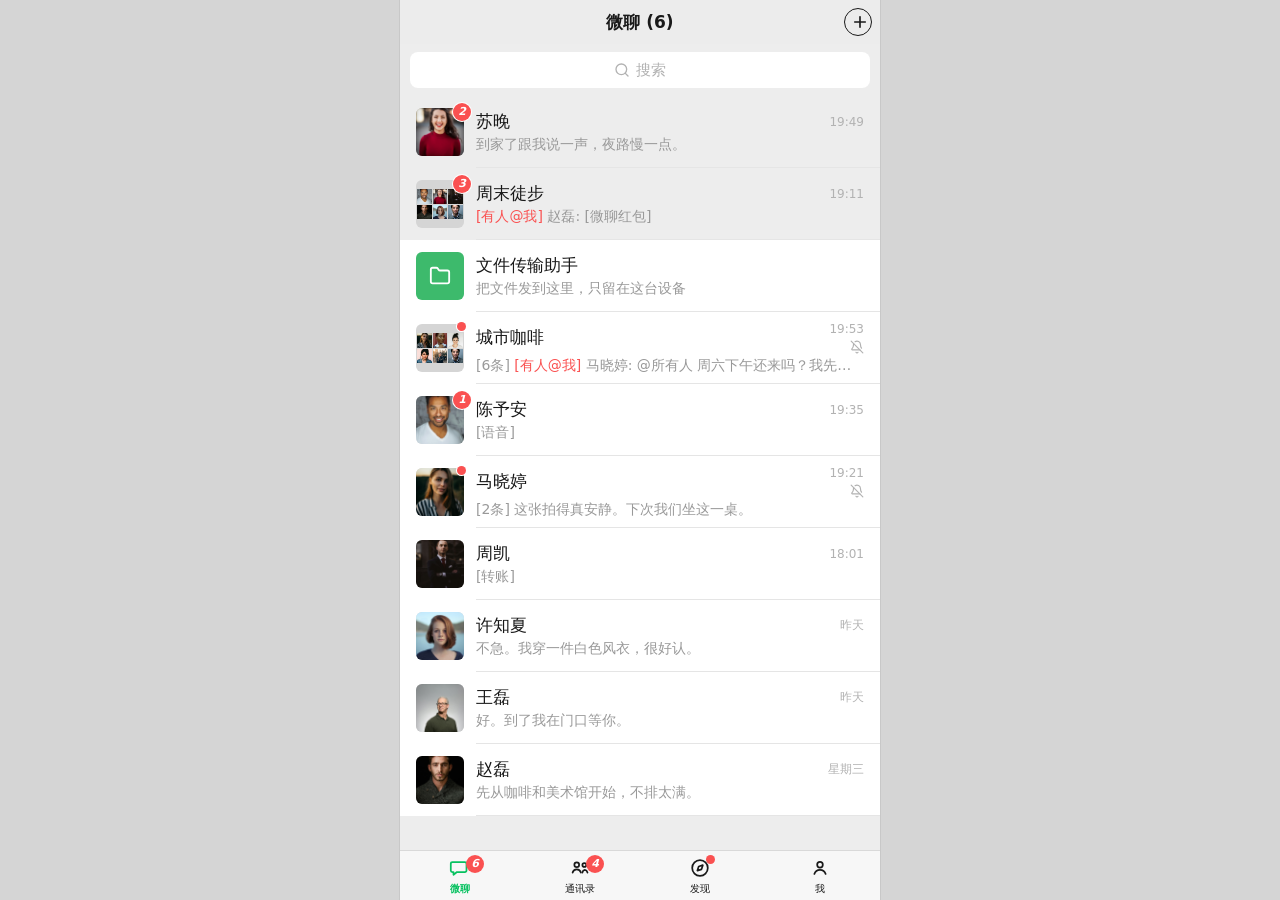
<file: index.html>
<!doctype html>
<html lang="zh-CN">
  <head>
    <meta charset="UTF-8" />
    <link rel="icon" type="image/svg+xml" href="./favicon.svg" />
    <meta
      name="viewport"
      content="width=device-width, initial-scale=1, viewport-fit=cover"
    />
    <meta name="theme-color" content="#ededed" />
    <meta name="apple-mobile-web-app-capable" content="yes" />
    <meta name="mobile-web-app-capable" content="yes" />
    <meta name="apple-mobile-web-app-status-bar-style" content="default" />
    <meta name="format-detection" content="telephone=no" />
    <meta name="description" content="微聊，都市交友的消息、朋友圈和附近的人。" />
    <title>微聊</title>
    <script type="module" crossorigin src="./assets/index-Cu9hVJAr.js"></script>
    <link rel="stylesheet" crossorigin href="./assets/index-CyIkE_rN.css">
  </head>
  <body>
    <div id="root"></div>
  </body>
</html>
</file>
<file: assets/index-CyIkE_rN.css>
:root{--green:#07c160;--green-press:#06ad56;--bubble-me:#95ec69;--bubble-them:#fff;--bg:#ededed;--bg-elev:#fff;--bg-search:#fff;--bg-pinned:#ededed;--nav:#ededed9e;--text:#191919;--text-2:#999;--text-3:#b2b2b2;--link:#576b95;--danger:#fa5151;--line:#e5e5e5;--tab:#f7f7f78c;--tab-active:#07c160;--tab-inactive:#191919;--input-bg:#fff;--panel:#f6f6f6;--press:#e8e8e8;--quote:#0000000d;--moment-bar:#f7f7f7;--desktop:#d5d5d5;--shadow:#0000001f;--lightningcss-light:initial;--lightningcss-dark: ;color-scheme:light;font-family:WenQuanYi Micro Hei,PingFang SC,Noto Sans SC,Microsoft YaHei,Droid Sans Fallback,system-ui,sans-serif}:root[data-theme=dark]{--bubble-me:#3eb575;--bubble-them:#2c2c2c;--bg:#111;--bg-elev:#1c1c1c;--bg-search:#2a2a2a;--bg-pinned:#191919;--nav:#1111119e;--text:#ececec;--text-2:#9a9a9a;--text-3:#7a7a7a;--link:#8ea4c8;--line:#2c2c2c;--tab:#1c1c1c8c;--tab-active:#07c160;--tab-inactive:#d0d0d0;--input-bg:#2a2a2a;--panel:#1a1a1a;--press:#2a2a2a;--quote:#ffffff14;--moment-bar:#242424;--desktop:#000;--lightningcss-light: ;--lightningcss-dark:initial;color-scheme:dark}*{box-sizing:border-box}html,body,#root{height:100%;margin:0}body{background:var(--desktop);color:var(--text);-webkit-tap-highlight-color:transparent;touch-action:manipulation;overflow:hidden}button,input,textarea{color:inherit;font-family:inherit}button{cursor:pointer}img{max-width:100%}.app-frame{left:0;right:0;top:var(--vv-top,0px);height:var(--vv-height,100dvh);justify-content:center;display:flex;position:fixed}.app{background:var(--bg);-webkit-user-select:none;user-select:none;width:min(100%,480px);height:100%;position:relative;overflow:hidden;box-shadow:0 0 0 1px #0000000f}.screen{background:var(--bg);position:absolute;inset:0;overflow:hidden}.screen.enter{animation:.28s cubic-bezier(.2,.7,.2,1) slide-in}.screen.leave{animation:.28s cubic-bezier(.2,.7,.2,1) forwards slide-out}@keyframes slide-in{0%{transform:translate(100%)}to{transform:translate(0)}}@keyframes slide-out{0%{transform:translate(0)}to{transform:translate(100%)}}@media (prefers-reduced-motion:reduce){.screen.enter,.screen.leave{animation-duration:1ms}}.page{--nav-h:calc(var(--nav-height,44px) + var(--status-bar-height,env(safe-area-inset-top,0px)));background:var(--bg);height:100%;min-height:0;padding-top:var(--nav-h);flex-direction:column;display:flex;position:relative}.sr-only{clip:rect(0 0 0 0);width:1px;height:1px;position:absolute;overflow:hidden}.scroll{overscroll-behavior:contain;min-height:0;padding-bottom:env(safe-area-inset-bottom);flex:1;overflow-y:auto}.scroll::-webkit-scrollbar{width:0;height:0}.splash{color:#111;background:#fff;justify-content:center;align-items:center;gap:12px}.splash p{letter-spacing:2px;margin:0;font-size:18px}:root{--nav-height:44px;--status-bar-height:env(safe-area-inset-top,0px)}.navbar{--nav-p:1;--nav-line:1;--nav-title:1;--nav-tint:#ededed;--nav-dark:#1c1c1c;--nav-ink:#191919;height:var(--nav-h);background:color-mix(in srgb, var(--nav-tint) calc(var(--nav-p) * 86%), transparent);-webkit-backdrop-filter:blur(calc(var(--nav-p) * 18px)) saturate(160%);box-shadow:inset 0 calc(var(--nav-line) * -.5px) 0 #0000001f;color:color-mix(in srgb, var(--nav-ink) calc(var(--nav-p) * 100%), #fff);z-index:12;pointer-events:auto;flex-shrink:0;position:relative}.navbar.is-fixed{position:absolute;top:0;left:0;right:0}:root[data-theme=dark] .navbar{--nav-tint:var(--nav-dark);--nav-ink:#ececec}.navbar-row{height:var(--nav-height,44px);margin-top:var(--status-bar-height,0px);align-items:center;display:flex}.navbar-side{flex:none;align-items:center;width:88px;min-width:0;height:100%;display:flex}.navbar-side.right{justify-content:flex-end}.navbar-title{min-width:0;height:var(--nav-height,44px);line-height:var(--nav-height,44px);text-align:center;color:inherit;text-overflow:ellipsis;white-space:nowrap;pointer-events:none;opacity:var(--nav-title);transform:translateY(calc((1 - var(--nav-title)) * 6px));flex:1;margin:0;font-size:17px;font-weight:600;overflow:hidden}.navbar-placeholder{height:var(--nav-h);flex-shrink:0}.nav-back,.icon-btn,.nav-side{opacity:1;width:44px;height:44px;color:inherit;background:0 0;border:0;place-items:center;display:grid}.nav-back{justify-self:start}.nav-right{justify-content:flex-end;align-items:center;display:flex}.nav-text{color:var(--text);background:0 0;border:0;padding:8px 12px;font-size:16px}.nav-text.go{color:var(--green);font-weight:600}.nav-text:disabled{color:var(--text-3)}.tabs-root,.tab-pane{flex-direction:column;height:100%;min-height:0;display:flex}.tabs-body{min-height:0;padding-bottom:calc(50px + env(safe-area-inset-bottom));flex:1;display:flex;position:relative;overflow:hidden}.tab-pane{flex:1;height:auto;min-height:0;overflow:hidden}.tabs-root{position:relative}.tabbar{height:calc(50px + env(safe-area-inset-bottom));padding-bottom:env(safe-area-inset-bottom);z-index:16;background:#f7f7f7;border-top:.5px solid #d9d9d9;border-radius:0;display:flex;position:absolute;bottom:0;left:0;right:0}:root[data-theme=dark] .tabbar{background:#1c1c1c;border-top-color:#2c2c2c}.tabs-root .scroll{padding-bottom:12px}.tabs-root .index-bar{top:calc(var(--nav-h) + 52px);bottom:6px}.tab{color:var(--tab-inactive);background:0 0;border:0;flex-direction:column;flex:1;justify-content:center;align-items:center;gap:1px;font-size:10px;display:flex;position:relative}.tab.on{color:var(--tab-active);font-weight:600}.tab-badge,.badge-num,.badge-dot{background:var(--danger);color:#fff}.tab-badge,.badge-num{text-align:center;border-radius:9px;min-width:18px;height:18px;padding:0 5px;font-size:11px;font-weight:600;line-height:18px}.tab-badge{margin-left:6px;position:absolute;top:4px;left:50%}.tab-badge.badge-dot{width:9px;min-width:9px;height:9px;padding:0}.badge-dot{border-radius:50%;width:9px;height:9px;padding:0}.search-wrap{background:var(--bg);padding:8px 10px}.search-btn,.search-input{background:var(--bg-search);width:100%;height:36px;color:var(--text-3);border:0;border-radius:8px;justify-content:center;align-items:center;gap:6px;font-size:15px;display:flex}.search-input{color:var(--text);outline:none;justify-content:flex-start;padding:0 12px;font-size:16px}.search-wrap.stick{z-index:2;position:sticky;top:0}.chat-cell{background:var(--bg-elev);text-align:left;border:0;align-items:center;gap:12px;width:100%;height:72px;padding:0 16px;display:flex;position:relative}.chat-cell.pinned{background:var(--bg-pinned)}.chat-cell.anim{transition:transform .18s}.chat-cell:active{background:var(--press)}.chat-main{flex-direction:column;flex:1;justify-content:center;min-width:0;display:flex}.name-line,.sub-line{justify-content:space-between;align-items:center;gap:8px;min-width:0;display:flex}.chat-name{color:var(--text);text-overflow:ellipsis;white-space:nowrap;font-size:17px;overflow:hidden}.time{color:var(--text-3);flex-shrink:0;align-items:center;gap:4px;font-size:12px;display:flex}.preview{text-overflow:ellipsis;white-space:nowrap;min-width:0;color:var(--text-2);margin-top:3px;font-size:14px;overflow:hidden}.mention-tag,.draft-tag{color:var(--danger)}.chat-cell:after,.cell.border:after,.person:after{content:"";background:var(--line);height:1px;position:absolute;bottom:0;left:76px;right:0}.cell.border:after{left:54px}.cell.noicon.border:after{left:16px}.person:after{left:68px}.page[data-screen=contacts] .cell{padding-right:26px}.swipe-wrap{background:var(--bg-elev);position:relative;overflow:hidden}.swipe-actions{display:flex;position:absolute;inset:0 0 0 auto}.swipe-actions button{color:#fff;border:0;width:74px;font-size:15px}.swipe-actions .pinact{background:#8e8e93}.swipe-actions .delact{background:#fa5151}.avatar,.gavatar{background:#ddd;flex-shrink:0;display:inline-grid;overflow:hidden}.avatar img,.gavatar img{object-fit:cover;width:100%;height:100%;display:block}.gavatar{background:#d5d5d5;place-content:center;gap:1px;padding:1px}.av-slot{flex-shrink:0;width:48px;height:48px;position:relative}.av-badge{z-index:2;position:absolute;top:-5px;right:-7px;box-shadow:0 0 0 1px #fff}.av-badge.badge-dot{top:-2px;right:-2px}.time-col{flex-direction:column;flex-shrink:0;align-items:flex-end;gap:4px;display:flex}.mute-bell{color:#b2b2b2}.nav-plus{border:1.6px solid var(--text);width:28px;height:28px;color:var(--text);background:0 0;border-radius:50%;place-items:center;margin-right:8px;display:grid}.svc-tile{color:#fff;border-radius:6px;flex-shrink:0;place-items:center;width:48px;height:48px;display:grid}.svc-tile.file{background:#3dba6c}.chat-cell.service{cursor:pointer}.cell-group{background:var(--bg-elev);margin-bottom:8px}.cell{background:var(--bg-elev);text-align:left;border:0;align-items:center;gap:12px;width:100%;min-height:56px;padding:12px 16px;font-size:16px;display:flex;position:relative}.cell:active{background:var(--press)}.cell-icon{flex-shrink:0;place-items:center;width:26px;display:grid}.cell-title{flex:1;min-width:0}.cell-value{color:var(--text-3);text-overflow:ellipsis;white-space:nowrap;max-width:50%;font-size:14px;overflow:hidden}.chev{color:#c7c7c7;flex-shrink:0}.cell.danger{color:var(--danger);justify-content:center}.letter-h{z-index:1;background:var(--bg);color:var(--text-2);padding:4px 16px;font-size:13px;position:sticky;top:0}.person{background:var(--bg-elev);text-align:left;width:100%;min-height:56px;color:var(--text);border:0;align-items:center;gap:12px;padding:8px 28px 8px 16px;font-size:17px;display:flex;position:relative}.person>span:not(.avatar){text-overflow:ellipsis;white-space:nowrap;flex:1;min-width:0;overflow:hidden}.person:active{background:var(--press)}.index-bar{z-index:4;width:18px;color:var(--text-2);touch-action:none;flex-direction:column;justify-content:space-evenly;align-items:center;font-size:10px;font-weight:600;line-height:1;display:flex;position:absolute;top:92px;bottom:8px;right:1px;overflow:hidden}.letter-pop{color:#fff;z-index:6;background:#0000008c;border-radius:8px;place-items:center;width:68px;height:68px;font-size:32px;display:grid;position:absolute;top:42%;left:50%;transform:translate(-50%,-50%)}.messages{background:var(--bg);padding-bottom:10px}.time-chip,.sys-msg{text-align:center;color:var(--text-3);margin:10px 24px;font-size:12px;line-height:1.5}.msg-row{align-items:flex-start;gap:8px;padding:6px 12px;display:flex}.msg-row.me{flex-direction:row-reverse}.msg-body{flex-direction:column;align-items:flex-start;min-width:0;max-width:74%;display:flex}.sender-name{text-overflow:ellipsis;white-space:nowrap;max-width:100%;overflow:hidden}.msg-row.me .msg-body{align-items:flex-end}.sender-name{margin:0 0 3px 2px;font-size:12px}.bubble{word-break:break-word;white-space:pre-wrap;border-radius:6px;padding:9px 12px;font-size:16px;line-height:1.45;position:relative}.bubble.them{background:var(--bubble-them);color:var(--text)}.bubble.me{background:var(--bubble-me);color:#111}.bubble.them:before,.bubble.me:after{content:"";border:6px solid #0000;position:absolute;top:12px}.bubble.them:before{border-right-color:var(--bubble-them);border-left:0;left:-6px}.bubble.me:after{border-left-color:var(--bubble-me);border-right:0;right:-6px}.at{color:var(--link)}.quote{color:var(--text-2);background:var(--quote);border-radius:3px;margin-bottom:6px;padding:4px 6px;font-size:12px}.msg-img{object-fit:contain;background:#ddd;border-radius:6px;width:auto;max-width:min(180px,100%);height:auto;max-height:220px;display:block}.sticker{max-width:100%;height:auto;display:block}.voice{align-items:center;gap:8px;min-width:84px;display:flex}.msg-row.me .voice{flex-direction:row-reverse}.bars{align-items:center;gap:2px;height:16px;display:flex}.bars i{background:currentColor;border-radius:1px;width:2px;display:block}.bars.on i{animation:.8s ease-in-out infinite hop}@keyframes hop{50%{transform:scaleY(.45)}}.rp-card,.tf-card{color:#fff;text-align:left;border:0;border-radius:6px;width:min(230px,100%);padding:0;overflow:hidden}.rp-card.done,.tf-card.done{opacity:.72}.pay-main{align-items:center;gap:10px;padding:14px 12px;display:flex}.pay-ico{color:#f25542;background:#ffd37a;border-radius:50%;place-items:center;width:40px;height:40px;font-weight:700;display:grid}.tf-card .pay-ico{color:#fff;background:#ffffff40}.pay-main>div{min-width:0}.pay-main b,.pay-main span{text-overflow:ellipsis;white-space:nowrap;display:block;overflow:hidden}.pay-main b{font-size:15px;font-weight:500}.pay-main span,.pay-foot{opacity:.9;font-size:12px}.pay-foot{color:#b2b2b2;background:#ffffffeb;padding:4px 12px}.loc-card,.file-card,.card-bubble{background:var(--bg-elev);text-align:left;width:min(220px,100%);color:var(--text);border:0;border-radius:6px;padding:0;overflow:hidden}.loc-map{background:linear-gradient(#d7efdf,#d7efdf) 0 0/100% 100%,radial-gradient(circle at 70% 40%,#07c160 0 6px,#0000 7px) 0 0/100% 100%;height:78px;position:relative}.loc-map:after{content:"";background:#fa5151;border-radius:50% 50% 50% 0;width:12px;height:12px;position:absolute;top:28px;left:50%;transform:translate(-50%)rotate(-45deg)}.loc-card div,.file-card,.card-bubble{padding:8px 10px}.loc-card .loc-name,.file-card b,.card-bubble b{text-overflow:ellipsis;white-space:nowrap;font-size:15px;display:block;overflow:hidden}.loc-card .loc-detail,.file-card span,.card-bubble span{color:var(--text-3);font-size:12px}.file-card,.card-bubble{align-items:center;gap:8px;padding:10px;display:flex}.file-card>div,.card-bubble>div,.loc-card .loc-name,.loc-card .loc-detail{text-overflow:ellipsis;white-space:nowrap;min-width:0;overflow:hidden}.msg-row.flash{animation:1.2s flash}@keyframes flash{0%{background:#07c16047}}.notice-bar{background:var(--bg-elev);text-align:left;color:var(--text-2);border:0;border-radius:6px;margin:0 12px 6px;padding:8px 10px;font-size:13px}.notice-bar b{color:var(--text);margin-right:6px}.composer{padding:8px 8px calc(8px + env(safe-area-inset-bottom));background:var(--panel);border-top:1px solid var(--line);z-index:7;align-items:flex-end;gap:6px;display:flex;position:relative}.composer .icon-btn{flex-shrink:0;width:36px;height:36px}.page.panel-open .composer{padding-bottom:8px}.composer textarea,.hold-talk{background:var(--input-bg);resize:none;border:0;border-radius:6px;outline:none;flex:1;min-height:36px;max-height:96px;padding:8px 10px;font-size:16px;line-height:1.4}.hold-talk{text-align:center;color:var(--text);touch-action:none;place-items:center;font-weight:600;display:grid}.hold-talk.down{background:#d0d0d0}.send-btn{background:var(--green);color:#fff;border:0;border-radius:4px;height:36px;padding:0 12px;font-size:15px}.send-btn:active{background:var(--green-press)}.extra-panel{background:var(--panel);height:268px;padding:8px 10px calc(8px + env(safe-area-inset-bottom));overflow:auto}.panel-tabs{gap:8px;margin-bottom:8px;display:flex}.panel-tabs button{color:var(--text-2);background:0 0;border:0;border-radius:6px;padding:4px 8px}.panel-tabs button.on{background:var(--bg-elev);color:var(--text)}.sticker-grid,.plus-grid{grid-template-columns:repeat(4,1fr);gap:12px 8px;display:grid}.sticker-grid button,.plus-grid button{background:0 0;border:0;padding:0}.plus-grid button{color:var(--text-2);flex-direction:column;align-items:center;gap:6px;font-size:12px;display:flex}.plus-ico{background:var(--bg-elev);width:58px;height:58px;color:var(--text);border-radius:14px;place-items:center;display:grid}.mention-list{background:var(--bg-elev);border-top:1px solid var(--line);max-height:180px;overflow:auto}.mention-list button{border:0;border-bottom:1px solid var(--line);background:0 0;align-items:center;gap:8px;width:100%;padding:8px 12px;font-size:15px;display:flex}.quote-bar{background:var(--panel);color:var(--text-2);align-items:center;gap:8px;padding:6px 12px;font-size:13px;display:flex}.quote-bar span{text-overflow:ellipsis;white-space:nowrap;flex:1;overflow:hidden}.quote-bar button{color:var(--text-2);background:0 0;border:0}.float-menu{z-index:40;color:#fff;background:#4c4c4c;border-radius:6px;max-width:calc(100% - 16px);display:flex;position:absolute;overflow:auto;transform:translate(-50%)}.tabbar{z-index:16}.float-menu button{color:#fff;white-space:nowrap;background:0 0;border:0;padding:10px 12px;font-size:14px}.float-menu button+button{box-shadow:inset 1px 0 #ffffff29}.dropdown{top:calc(44px + env(safe-area-inset-top));color:#fff;z-index:20;background:#4c4c4c;border-radius:6px;min-width:148px;position:absolute;right:8px;overflow:hidden}.dropdown button{color:#fff;text-align:left;background:0 0;border:0;align-items:center;gap:8px;width:100%;padding:12px 16px;font-size:15px;display:flex}.dropdown button+button{box-shadow:inset 0 1px #ffffff14}.dropdown-mask{z-index:19;background:0 0;border:0;position:absolute;inset:0}.toast{color:#fff;z-index:80;text-align:center;background:#000000b8;border-radius:6px;max-width:70%;padding:10px 14px;font-size:14px;position:absolute;top:42%;left:50%;transform:translate(-50%,-50%)}.mask{z-index:60;background:#00000080;justify-content:center;align-items:center;padding:28px;display:flex;position:absolute;inset:0}.sheet-mask{align-items:flex-end;padding:0}.dialog{background:var(--bg-elev);text-align:center;border-radius:12px;width:min(100%,300px);overflow:hidden}.dialog h3{margin:18px 16px 8px;font-size:17px;font-weight:600}.dialog p{color:var(--text-2);margin:0 16px 16px;font-size:14px;line-height:1.5}.dialog-actions{border-top:1px solid var(--line);display:flex}.dialog-actions button{background:0 0;border:0;flex:1;height:48px;font-size:17px}.dialog-actions button+button{border-left:1px solid var(--line);color:var(--green)}.dialog-actions .danger{color:var(--danger)}.sheet{background:var(--bg);width:100%;padding-bottom:env(safe-area-inset-bottom);border-radius:12px 12px 0 0}.sheet button,.sheet-title{background:var(--bg-elev);border:0;border-bottom:1px solid var(--line);text-align:center;width:100%;padding:16px;font-size:17px}.sheet .danger{color:var(--danger)}.sheet .cancel{margin-top:8px;font-weight:600}.sheet-title{color:var(--text-2);padding:12px;font-size:13px}.rec-mask{z-index:35;pointer-events:none;place-items:center;display:grid;position:absolute;inset:0}.rec-box{color:#fff;text-align:center;background:#000000b8;border-radius:12px;flex-direction:column;justify-content:center;align-items:center;gap:8px;width:168px;min-height:168px;padding:16px;font-size:13px;display:flex}.rec-box.cancel{background:#b02a2ae6}.viewer{z-index:70;background:#000;justify-content:center;align-items:center;display:flex;position:absolute;inset:0}.viewer img{object-fit:contain;max-width:100%;max-height:100%}.viewer-close{top:calc(8px + env(safe-area-inset-top));color:#fff;z-index:2;background:#ffffff29;border:0;border-radius:20px;width:40px;height:40px;position:absolute;left:8px}.viewer-close.light{background:0 0}.viewer-count{bottom:calc(16px + env(safe-area-inset-bottom));color:#fff;font-size:14px;position:absolute}.packet{color:#fff;text-align:center;background:#d84b3c;border-radius:14px;width:min(300px,86%);min-height:360px;position:relative;overflow:hidden}.packet-top{background:linear-gradient(#e8644f,#d84b3c 55%,#c63d32);min-height:230px;padding:36px 20px 20px}.packet-who{font-size:16px}.packet-greet{margin-top:14px;font-size:20px;font-weight:600}.coin{color:#7a4b12;background:#f3d48a;border:0;border-radius:50%;width:78px;height:78px;margin-top:28px;font-size:32px;font-weight:700}@keyframes coin-flip{0%{transform:rotateY(0)}to{transform:rotateY(360deg)}}.packet-wait{opacity:.9;margin-top:28px}.packet-amount{color:#111;background:#f7f3ea;padding:28px 12px 32px}.packet-amount strong{font-size:40px;font-weight:600;display:block}.packet-amount span{color:#888;font-size:13px}.packet-mask{background:#0000009e}.cover{height:280px;margin-bottom:36px;position:relative}.cover img{object-fit:cover;width:100%;height:100%;display:block}.cover-meta{align-items:flex-end;gap:12px;display:flex;position:absolute;bottom:-28px;right:12px}.cover-meta .avatar{border:2px solid #fff;box-shadow:0 1px 3px #00000029}.cover-meta b{color:#fff;text-shadow:0 1px 2px #00000073;margin-bottom:34px;font-size:18px;font-weight:600}.moment{background:var(--bg-elev);gap:10px;padding:14px 12px 8px;display:flex}.moment+.moment{box-shadow:inset 0 1px var(--line)}.moment-main{flex:1;min-width:0}.moment-name{color:var(--link);font-size:16px;font-weight:600}.moment-text{white-space:pre-wrap;margin:6px 0 0;font-size:16px;line-height:1.45}.imgs{gap:4px;margin-top:8px;display:grid}.imgs button{background:#ddd;border:0;padding:0}.imgs img{object-fit:cover;width:100%;height:92px;display:block}.imgs.n1{max-width:200px}.imgs.n1 img{height:auto;max-height:220px}.imgs.n2,.imgs.n4{grid-template-columns:1fr 1fr;max-width:220px}.imgs.n3,.imgs.n5,.imgs.n6,.imgs.n7,.imgs.n8,.imgs.n9{grid-template-columns:repeat(3,1fr);max-width:260px}.moment-foot{color:var(--text-3);align-items:center;gap:8px;margin-top:8px;font-size:13px;display:flex}.moment-foot .grow{flex:1}.moment-tools{z-index:3;flex:none;position:relative}.moment-menu{z-index:4;background:#4c4c4c;border-radius:5px;width:0;height:40px;margin-top:-20px;animation:.2s forwards menu-grow;position:absolute;top:50%;right:calc(100% + 6px);overflow:hidden}.moment-menu-inner{flex-shrink:0;width:216px;min-width:216px;height:40px;display:flex}.moment-menu button{color:#fff;white-space:nowrap;background:0 0;border:0;flex:0 0 108px;justify-content:center;align-items:center;gap:6px;width:108px;height:40px;padding:0;font-size:15px;display:flex}.moment-menu button+button{box-shadow:inset 1px 0 #ffffff26}.moment-menu svg{flex:none}@keyframes menu-grow{0%{width:0}to{width:216px}}.social{background:var(--moment-bar);border-radius:4px;margin:8px 0;padding:6px 8px;font-size:14px;line-height:1.45}.social .likes{color:#576b95;align-items:flex-start;gap:4px;display:flex}.social .likes svg{flex:none;margin-top:3px}.cmt b{color:var(--link);font-weight:500}.comment-dock{padding:8px 8px calc(8px + env(safe-area-inset-bottom));background:var(--panel);border-top:1px solid var(--line);z-index:7;gap:8px;display:flex;position:relative}.comment-dock input{background:var(--input-bg);border:0;border-radius:6px;outline:none;flex:1;padding:8px 10px;font-size:16px}.page.compose-page{padding-top:var(--nav-h);background:#fff}.compose-bar{height:calc(44px + env(safe-area-inset-top));padding:env(safe-area-inset-top) 12px 0 6px;z-index:12;background:#fff;flex-shrink:0;justify-content:space-between;align-items:center;display:flex}.compose-cancel{height:44px;color:var(--text);background:0 0;border:0;padding:0 10px;font-size:17px}.compose-post{color:#b2b2b2;background:#ededed;border:0;border-radius:4px;height:32px;margin-right:4px;padding:0 14px;font-size:16px;font-weight:500}.compose-post:not(:disabled){background:#07c160}.compose-post:not(:disabled):active{background:#06ad56}.compose-body{padding-bottom:calc(16px + env(safe-area-inset-bottom));background:#fff}.compose-text{resize:none;width:100%;min-height:88px;color:var(--text);background:0 0;border:0;outline:none;margin:0;padding:8px 16px 0;font-size:17px;line-height:1.45;display:block;overflow:hidden}.compose-text::placeholder{color:silver}.pic-grid{grid-template-columns:repeat(3,minmax(0,1fr));gap:6px;padding:16px 16px 0;display:grid}.pic-tile,.pic-add{aspect-ratio:1;border:0;border-radius:2px;width:100%;padding:0;overflow:hidden}.pic-tile{background:#f3f3f3}.pic-tile img{object-fit:cover;width:100%;height:100%;display:block}.pic-add{color:#c8c8c8;cursor:pointer;background:#f3f3f3;place-items:center;display:grid}.compose-rows{background:#fff;margin-top:22px}.compose-row{width:100%;min-height:56px;color:var(--text);text-align:left;background:#fff;border:0;align-items:center;gap:12px;padding:0 12px 0 16px;font-size:17px;display:flex;position:relative}.compose-row>svg:first-child{flex-shrink:0}.compose-row>span:nth-child(2){flex:1;min-width:0}.compose-row .val{color:#999;text-overflow:ellipsis;white-space:nowrap;max-width:42%;font-size:16px;overflow:hidden}.compose-row:active{background:var(--press)}.compose-row+.compose-row:before{content:"";background:#e5e5e5;height:1px;position:absolute;top:0;left:50px;right:0}:root[data-theme=dark] .page.compose-page,:root[data-theme=dark] .compose-bar,:root[data-theme=dark] .compose-body,:root[data-theme=dark] .compose-rows,:root[data-theme=dark] .compose-row{background:var(--bg-elev)}:root[data-theme=dark] .pic-add,:root[data-theme=dark] .pic-tile{color:#8d8d8d;background:#2a2a2a}:root[data-theme=dark] .compose-post:disabled{color:#8d8d8d;background:#3a3a3a}:root[data-theme=dark] .compose-row+.compose-row:before{background:var(--line)}.chips{flex-wrap:wrap;gap:8px;margin-top:16px;display:flex}.chips button,.chips span{background:var(--bg-elev);color:var(--text-2);border:0;border-radius:14px;padding:6px 10px;font-size:13px}.chips button.on{color:var(--green)}.date-card{background:var(--bg-elev);border-radius:12px;margin:12px 16px;overflow:hidden}.date-card>img,.date-photo img{object-fit:cover;width:100%;height:320px;display:block}.date-photo{background:0 0;border:0;width:100%;padding:0}.date-facts{text-align:left;padding:14px 16px 4px}.date-name{align-items:center;gap:8px;font-size:20px;font-weight:600;display:flex}.verify{color:#fff;background:var(--green);border-radius:9px;padding:2px 6px;font-size:11px;font-weight:600}.date-facts p{color:var(--text);margin:8px 0;font-size:15px;line-height:1.5}.date-actions{gap:8px;padding:8px 16px 16px;display:flex}.date-actions button{background:var(--bg);border:0;border-radius:8px;flex:1;height:40px;font-size:15px}.date-actions .go{background:var(--green);color:#fff}.match-note{color:var(--green);margin-top:6px;font-size:13px}.me-head,.profile-top{background:var(--bg-elev);text-align:left;border:0;align-items:center;gap:16px;width:100%;min-height:118px;margin-bottom:8px;padding:28px 16px 24px;display:flex}.me-head .nm,.profile-top .nm,.qr-head .nm{text-overflow:ellipsis;white-space:nowrap;font-size:22px;font-weight:600;overflow:hidden}.me-meta,.profile-top>div,.qr-head>div,.fav-cell>div{flex:1;min-width:0}.me-main{text-align:left;min-width:0;color:inherit;background:0 0;border:0;flex:1;align-items:center;gap:16px;padding:0;display:flex}.me-id,.profile-top .sub{color:var(--text-2);overflow-wrap:anywhere;margin-top:6px;font-size:14px;line-height:1.5}.page.bare{padding-top:env(safe-area-inset-top)}.profile-top{padding-top:calc(var(--nav-h) + 12px);align-items:flex-start}.center-green{color:var(--green);justify-content:center;font-size:17px}.balance-card{color:#fff;background:linear-gradient(160deg,#07c160,#05964c);border-radius:12px;margin:12px;padding:18px 16px 14px}.balance-card .num{font-variant-numeric:tabular-nums;margin:8px 0 14px;font-size:36px;font-weight:600}.balance-ops{gap:8px;display:flex}.balance-ops button{color:#fff;background:#ffffff2e;border:0;border-radius:8px;flex:1;padding:8px}.bill{background:var(--bg-elev);border-bottom:1px solid var(--line);justify-content:space-between;gap:12px;padding:12px 16px;display:flex}.bill b{font-weight:500}.plus{color:#07c160}.minus{color:var(--text)}.qr-wrap{min-height:0;padding:28px 20px calc(28px + env(safe-area-inset-bottom));text-align:center;flex:1;overflow-y:auto}.qr-card{background:var(--bg-elev);border-radius:12px;padding:22px 16px 18px}.qr-card img{background:#fff;width:210px;height:210px;margin:12px auto;display:block}.service-grid,.mini-grid{background:var(--bg-elev);grid-template-columns:repeat(4,1fr);gap:14px 8px;margin-bottom:8px;padding:16px 10px;display:grid}.service-grid button,.mini-grid button{color:var(--text);background:0 0;border:0;flex-direction:column;align-items:center;gap:6px;font-size:12px;display:flex}.svc-ico{color:#fff;border-radius:12px;place-items:center;width:46px;height:46px;display:grid}.sched{padding:8px}.week-banner{background:var(--bg-elev);color:var(--text-2);border-radius:8px;margin:8px;padding:10px 12px;font-size:13px}.sched-grid{grid-template-columns:42px repeat(5,1fr);gap:4px;display:grid}.sched-grid .hd,.slot-label{text-align:center;color:var(--text-2);font-size:11px}.hd.today{color:var(--green);font-weight:700}.slot-label small{font-size:9px;display:block}.course-chip{color:#1b1b1b;border:0;border-radius:6px;width:100%;min-height:72px;padding:4px 3px;font-size:11px;line-height:1.25}.course-chip.today{box-shadow:inset 0 0 0 1px var(--green)}.course-chip.now{box-shadow:inset 0 0 0 2px #078a45}.course-empty{min-height:72px}.field{background:var(--bg-elev);margin-bottom:8px;padding:12px 16px}.field label{color:var(--text-2);margin-bottom:6px;font-size:13px;display:block}.field input,.field textarea{resize:none;background:0 0;border:0;outline:none;width:100%;font-size:16px}.money-input{font-size:32px;font-weight:600}.primary{background:var(--green);color:#fff;border:0;border-radius:6px;width:calc(100% - 32px);height:44px;margin:16px;font-size:17px}.primary.red{background:#e15a4a}.primary:disabled{opacity:.45}.hint{text-align:center;color:var(--text-3);font-size:13px}.switch{background:#e5e5e5;border:0;border-radius:15px;align-items:center;width:50px;height:30px;padding:2px;display:flex}.switch i{background:#fff;border-radius:50%;width:26px;height:26px;transition:transform .18s;display:block;box-shadow:0 1px 2px #0003}.switch.on{background:var(--green)}.switch.on i{transform:translate(20px)}.check{color:#0000;border:1px solid #ccc;border-radius:50%;place-items:center;width:22px;height:22px;display:grid}.check.on{background:var(--green);border-color:var(--green);color:#fff}.picked{background:var(--bg);gap:8px;padding:8px 12px;display:flex;overflow:auto}.article{background:var(--bg-elev);margin:8px 0;padding:14px 16px}.article h3{margin:0 0 8px;font-size:17px}.article p{color:var(--text-2);margin:0;font-size:15px;line-height:1.6}.meta{color:var(--text-3);margin-bottom:8px;font-size:12px}.empty{text-align:center;color:var(--text-2);padding:48px 24px;font-size:14px;line-height:1.6}.shake-stage{flex-direction:column;flex:1;justify-content:center;align-items:center;gap:16px;padding:24px;display:flex}.shake-orb{background:var(--bg-elev);width:140px;height:140px;color:var(--green);box-shadow:0 8px 24px var(--shadow);border:0;border-radius:50%;place-items:center;display:grid}.shake-orb.go{animation:.4s linear infinite wobble}@keyframes wobble{50%{transform:rotate(12deg)}}.result-card{background:var(--bg-elev);text-align:center;border-radius:12px;width:min(100%,300px);padding:16px}.scan-video{object-fit:cover;background:#000;width:100%;height:100%}.scan-frame{background:#111;flex:1;min-height:0;position:relative}.scan-hint{text-align:center;color:#fff;font-size:13px;position:absolute;bottom:16px;left:0;right:0}.about{text-align:center;align-items:center;padding-top:48px}.avatar-grid{grid-template-columns:repeat(4,1fr);gap:16px;padding:20px;display:grid}.avatar-grid button{background:0 0;border:0;border-radius:10px;padding:6px}.avatar-grid button.on{outline:2px solid var(--green)}.section-label{color:var(--text-2);padding:8px 16px;font-size:13px}.page.momo{background:linear-gradient(#ffd0e2 0%,#efe4ff 24%,#f6f6f6 52%,#ededed 100%);padding-top:0}.page[data-screen=moments]{background:var(--bg-elev)}.navbar{z-index:12}.navbar.overlay,.navbar.overlay.solid{box-shadow:none;background:0 0}:root[data-theme=dark] .page.momo{background:linear-gradient(#3a2438 0%,#241c30 28%,#111 58%)}:root[data-theme=dark] .page[data-screen=moments]{background:var(--bg)}:root[data-theme=dark] .momo-hero{color:#f6e8f4}:root[data-theme=dark] .bubble.me{color:#10210f}.momo-hero{padding:calc(var(--nav-h) + 16px) 20px 18px;color:#3a2140;font-size:28px;font-weight:600}.moment-name{color:#576b95;text-overflow:ellipsis;white-space:nowrap;max-width:100%;overflow:hidden}.moment-time,.moment-loc{color:#999;margin-right:8px;font-size:13px}.more-dots{background:var(--moment-bar);color:#576b95;letter-spacing:1px;border:0;border-radius:4px;min-width:32px;height:22px;font-weight:700}.cover-meta{max-width:calc(100% - 16px)}.cover-meta b{text-overflow:ellipsis;white-space:nowrap;max-width:168px;overflow:hidden}.imgs.n1{width:max-content;max-width:min(180px,100%)}.imgs.n1 button{aspect-ratio:auto;background:0 0;width:auto;height:auto}.imgs.n1 img{object-fit:contain;width:auto;max-width:min(180px,100%);height:auto;max-height:220px}.imgs.n2,.imgs.n4{grid-template-columns:1fr 1fr;width:min(184px,100%);max-width:184px}.imgs.n3,.imgs.n5,.imgs.n6,.imgs.n7,.imgs.n8,.imgs.n9{grid-template-columns:repeat(3,1fr);width:min(246px,100%);max-width:246px}.imgs.n2 img,.imgs.n3 img,.imgs.n4 img,.imgs.n5 img,.imgs.n6 img,.imgs.n7 img,.imgs.n8 img,.imgs.n9 img{aspect-ratio:1;object-fit:cover;width:100%;height:100%}.imgs.n2 button,.imgs.n3 button,.imgs.n4 button,.imgs.n5 button,.imgs.n6 button,.imgs.n7 button,.imgs.n8 button,.imgs.n9 button{aspect-ratio:1;overflow:hidden}.moment-strip{gap:4px;margin-left:auto;display:flex}.moment-strip img{object-fit:cover;border-radius:2px;width:40px;height:40px}.fav-tabs{background:var(--bg-elev);gap:8px;padding:8px 16px;display:flex;overflow:auto}.fav-tabs button{background:var(--bg);white-space:nowrap;border:0;border-radius:14px;padding:6px 12px;font-size:14px}.fav-tabs button.on{color:#fff;background:#07c160}.fav-cell{border:0;border-bottom:1px solid var(--line);background:var(--bg-elev);text-align:left;gap:12px;width:100%;padding:12px 16px;display:flex}.fav-cell b,.fav-cell .preview{text-overflow:ellipsis;white-space:nowrap;display:block;overflow:hidden}.fav-cell img{object-fit:cover;border-radius:4px;flex-shrink:0;width:54px;height:54px}.fav-tabs{scrollbar-width:none}.member-pick button{max-width:64px}.member-pick span{text-overflow:ellipsis;white-space:nowrap;max-width:64px;overflow:hidden}.qr-head{text-align:left;align-items:center;gap:12px;display:flex}.file-badge{color:#fff;background:#4c8dff;border-radius:4px;flex-shrink:0;place-items:center;width:44px;height:44px;font-size:11px;font-weight:700;display:grid}.picker-map,.loc-map{width:100%;height:92px;display:block}.form-error{color:#fa5151;text-align:center;font-size:13px}.packet-switch{background:var(--bg-elev);border-radius:8px;margin:12px 16px;display:flex;overflow:hidden}.packet-switch button{background:0 0;border:0;flex:1;height:40px}.packet-switch button.on{color:#fff;background:#fa9d3b}.pay-form{padding-bottom:24px}.keypad{grid-template-columns:repeat(3,1fr);gap:8px;padding:12px 16px;display:grid}.keypad button{background:var(--bg-elev);border:0;border-radius:8px;height:48px;font-size:20px}.pin-dots{justify-content:center;gap:10px;margin:12px 0;display:flex}.pin-dots i{border:1px solid #ccc;border-radius:50%;width:12px;height:12px;display:block}.pin-dots i.on{background:var(--text)}.cashier-amount{text-align:center;margin:12px 0;font-size:36px;font-weight:600}.select-bar{padding:10px 16px calc(10px + env(safe-area-inset-bottom));background:var(--bg-elev);border-top:1px solid var(--line);align-items:center;gap:12px;display:flex}.select-bar .danger{color:#fa5151;background:0 0;border:0;margin-left:auto;font-size:16px}.best{color:#c47a2c;font-size:12px}.packet-banner{object-fit:cover;width:100%;height:110px}.member-pick{gap:10px;padding:8px 16px;display:flex;overflow:auto}.member-pick button{opacity:.55;background:0 0;border:0;flex-direction:column;align-items:center;gap:4px;font-size:12px;display:flex}.member-pick button.on{opacity:1}.note-input,.text-link{color:#576b95;text-align:center;background:0 0;border:0;margin:8px auto;font-size:15px;display:block}.field select{background:0 0;width:100%;margin:8px 0;font-size:16px}.sheet-file{text-align:center;background:var(--bg-elev);border-bottom:1px solid var(--line);color:#07c160;padding:16px;display:block}.rp-card{background:linear-gradient(#f9a23a,#f25542)}.tf-card{background:linear-gradient(#ffc14d,#f0a023)}.navbar h1{justify-content:center;align-items:center;gap:4px;display:flex}.back-count{color:#fff;background:#d0d0d0;border-radius:9px;min-width:18px;height:18px;margin-left:-6px;padding:0 5px;font-size:12px;font-style:normal;line-height:18px}.nav-back{justify-content:flex-start;width:auto;min-width:44px;padding-left:4px}.chat-title{align-items:center;gap:4px;max-width:100%;display:inline-flex}.announce{color:#191919;background:#fff;border:0;border-radius:8px;align-items:center;gap:8px;height:40px;margin:8px 12px 0;padding:0 10px;display:flex;box-shadow:0 2px 8px #0000000f}.announce span{text-overflow:ellipsis;white-space:nowrap;text-align:left;flex:1;min-width:0;font-size:14px;overflow:hidden}.announce svg{color:#f0b429;flex-shrink:0}.notice-page{inset:var(--nav-h) 0 0;z-index:5;background:#fff;padding:24px 20px;position:absolute}.notice-page h2{margin:0 0 12px;font-size:18px}.messages.has-wall{background-position:50%;background-size:cover}.messages.has-wall .time-chip{color:#fff;background:#00000040}.time-chip{background:#0000000f;border-radius:4px;margin:10px auto;padding:2px 8px;display:table}.video-card,.link-card{color:#191919;background:#fff;border-radius:6px;width:220px;overflow:hidden}.video-card{position:relative}.video-card img{object-fit:cover;width:100%;height:140px;display:block}.video-card i{color:#fff;background:#00000073;border-radius:50%;place-items:center;width:36px;height:36px;display:grid;position:absolute;top:52px;left:50%;transform:translate(-50%,-50%)}.video-card div{color:#999;padding:6px 10px;font-size:12px}.link-card{gap:8px;padding:10px;display:flex}.link-card div{flex:1;min-width:0}.link-card b{font-size:15px;display:block}.link-card span{-webkit-line-clamp:2;color:#999;-webkit-box-orient:vertical;margin-top:4px;font-size:12px;display:-webkit-box;overflow:hidden}.link-card img{object-fit:cover;border-radius:2px;width:48px;height:48px}.emoji-panel{-webkit-backdrop-filter:blur(16px);backdrop-filter:blur(16px);background:#f7f7f7c7;flex-direction:column;height:320px;display:flex;position:relative}.emoji-tabs{gap:6px;padding:8px 12px;display:flex}.emoji-tabs button{color:#191919;background:0 0;border:0;border-radius:8px;width:36px;height:32px}.emoji-tabs button.on{background:#fff}.emoji-scroll{flex:1;padding:0 8px 64px;overflow:auto}.emoji-label{color:#888;padding:8px;font-size:13px}.emoji-grid{grid-template-columns:repeat(7,1fr);display:grid}.emoji-grid button{background:0 0;border:0;height:42px;font-size:26px}.emoji-dock{gap:8px;display:flex;position:absolute;bottom:12px;right:12px}.emoji-dock button{background:#ffffffeb;border:0;border-radius:6px;height:40px}.emoji-dock button:first-child{width:52px;font-size:18px}.emoji-dock .send{color:#fff;background:#07c160;padding:0 16px}.emoji-dock .send:disabled{color:#fff;background:#e1e1e1}.page.panel-open .composer,.emoji-panel{background:#f7f7f7b8}.req-head{color:#999;padding:8px 16px 4px;font-size:13px}.req-row{background:#fff;align-items:center;gap:12px;padding:10px 16px;display:flex;position:relative}.req-row+.req-row:after,.req-row:after{content:"";background:#eee;height:1px;position:absolute;bottom:0;left:76px;right:0}.req-main{flex:1;min-width:0}.req-main b{font-size:17px;font-weight:400;display:block}.req-msg{color:#999;font-size:14px;line-height:1.4}.req-msg.clamp{-webkit-line-clamp:1;-webkit-box-orient:vertical;display:-webkit-box;overflow:hidden}.expand{color:#576b95;background:0 0;border:0;padding:0;font-size:14px}.req-accept{color:#fff;background:#07c160;border:0;border-radius:4px;height:30px;padding:0 12px;font-size:14px}.req-status{color:#b2b2b2;flex-shrink:0;align-items:center;gap:2px;font-size:14px;display:flex}.verify-page{text-align:center;background:var(--bg);flex-direction:column;align-items:center;padding:28px 24px;display:flex}.verify-page .nm{color:var(--text);margin-top:12px;font-size:20px;font-weight:600}.verify-page p{color:#888;font-size:15px;line-height:1.5}.verify-reply{width:100%;margin-top:8px}.verify-reply textarea{background:#f5f5f5;border:0;border-radius:8px;width:100%;min-height:72px;padding:10px;font-size:15px}.rp-open{background:#00000073;flex-direction:column;animation:.22s rp-fade}@keyframes rp-fade{0%{opacity:0}}.rp-open-card{aspect-ratio:3/5;border-radius:14px;flex-direction:column;flex:none;width:80%;max-width:320px;animation:.28s rp-pop;display:flex;position:relative;overflow:hidden}@keyframes rp-pop{0%{opacity:0;transform:scale(.84)}}.rp-open-cover{color:#fff;text-align:center;background:#e15a4a 50%/cover no-repeat;border-radius:14px 14px 0 0;flex-direction:column;flex:1;align-items:center;min-height:0;padding:36px 18px 56px;display:flex}.rp-open-who{align-items:center;gap:8px;font-size:15px;display:flex}.rp-open-line{margin-top:36px;font-size:22px;font-weight:600;line-height:1.45}.rp-open-bottom{background:#f35543;border-radius:0 0 14px 14px;flex:none;justify-content:center;align-items:flex-end;height:26%;padding-bottom:28px;display:flex;position:relative;overflow:visible}.rp-open-bottom:before{content:"";pointer-events:none;background:#f35543;border-radius:50%;height:56px;position:absolute;top:-28px;left:0;right:0}.coin-anchor{z-index:3;perspective:800px;pointer-events:none;width:64px;height:64px;margin-top:-32px;margin-left:-32px;position:absolute;top:0;left:50%}.coin-anchor .coin{transform-origin:50%;pointer-events:auto;backface-visibility:visible;border-radius:50%;place-items:center;width:64px;height:64px;margin:0;padding:0;line-height:1;display:grid;position:absolute;inset:0;transform:rotateY(0)}.coin-anchor .coin.spin{animation:.6s linear infinite coin-flip}.rp-detail-link{z-index:2;color:#fff;background:0 0;border:0;font-size:16px;position:relative}.rp-close{color:#e6c36a;background:0 0;border:1.5px solid #e6c36a;border-radius:50%;place-items:center;width:42px;height:42px;margin-top:28px;display:grid}.page.rp-detail-page{background:#fff;padding-top:0}.page.fade-wallet{background:linear-gradient(180deg, #b7f0d2 0, var(--bg) 180px);padding-top:0}.fade-wallet .balance-card{margin-top:calc(var(--nav-h) + 8px)}.page.fade-me{background:linear-gradient(180deg, #ffd0e2 0%, #efe4ff 180px, var(--bg) 320px);padding-top:0}:root[data-theme=dark] .page.fade-me{background:linear-gradient(180deg, #3a2432 0%, #241c28 180px, var(--bg) 320px)}.fade-me .me-head{padding-top:calc(var(--nav-h) + 8px);background:0 0;margin-top:0}.rp-detail{background:#fff}.rp-hero{height:260px;position:relative;overflow:hidden}.rp-hero img,.rp-hero-plain{object-fit:cover;background:#e15a4a;width:100%;height:100%;display:block}.rp-arc{background:#fff;border-radius:50%;width:170%;height:150px;position:absolute;bottom:-78px;left:50%;transform:translate(-50%);box-shadow:inset 0 2px #e6c36a}.rp-make{top:calc(52px + env(safe-area-inset-top));z-index:2;color:#fff;background:#ff5b93;border:0;border-radius:14px;height:28px;padding:0 10px;font-size:13px;position:absolute;right:12px}.rp-made{text-align:center;color:#b2b2b2;margin-top:-8px;font-size:12px}.rp-sender{justify-content:center;align-items:center;gap:8px;margin-top:16px;padding:0 28px;display:flex}.rp-sender b{text-overflow:ellipsis;white-space:nowrap;max-width:68%;font-size:17px;overflow:hidden}.rp-sender i{color:#c47a2c;border:1px solid #e6c36a;border-radius:2px;padding:0 3px;font-size:11px;font-style:normal}.rp-greet{text-align:center;color:#999;margin:8px 20px 0;font-size:14px}.rp-mine{text-align:center;margin-top:12px}.rp-mine strong{font-size:46px;font-weight:500;display:block}.rp-mine button{color:#576b95;background:0 0;border:0;font-size:14px}.rp-summary{color:#999;padding:18px 16px 8px;font-size:13px}.rp-claim{align-items:center;gap:12px;padding:12px 16px;display:flex;position:relative}.rp-claim+.rp-claim:before{content:"";background:#eee;height:1px;position:absolute;top:0;left:70px;right:0}.rp-claim>div{flex:1;min-width:0}.rp-claim b{font-size:16px;font-weight:500;display:block}.rp-claim span,.rp-claim em{color:#999;font-size:12px;font-style:normal;display:block}.rp-claim em{color:#c47a2c}.rp-claim .amt{color:#191919;font-size:15px}.page.group-qr{background:#fff}.page.group-qr .navbar{box-shadow:none;background:#fff}.gq-body{text-align:center;flex-direction:column;flex:1;align-items:center;min-height:0;padding:28px 28px 20px;display:flex}.gq-name{max-width:260px;margin-top:16px;font-size:17px;line-height:1.45}.gq-code{width:260px;height:260px;margin-top:22px;position:relative}.gq-code img{width:260px;height:260px;display:block}.gq-logo{background:#fff;border-radius:10px;padding:4px;display:flex;position:absolute;top:50%;left:50%;transform:translate(-50%,-50%)}.gq-body p{color:#b2b2b2;margin:18px 0 0;font-size:13px;line-height:1.55}.gq-save{color:#576b95;background:0 0;border:0;margin-top:auto;padding:18px;font-size:16px}.page.chat-bg{background:#ededed}.bg-preview{object-fit:cover;border-radius:8px;width:calc(100% - 32px);height:180px;margin:12px 16px;display:block}.bg-grid{grid-template-columns:repeat(3,1fr);gap:8px;padding:8px 16px 24px;display:grid}.bg-grid button{background:#ddd;border:0;border-radius:6px;height:108px;padding:0;position:relative;overflow:hidden}.bg-grid img{object-fit:cover;width:100%;height:100%;display:block}.bg-grid button.on{outline:2px solid #07c160}.bg-grid svg{color:#fff;background:#07c160;border-radius:50%;padding:2px;position:absolute;bottom:6px;right:6px}.page.group-notice{background:#ededed}.group-notice .scroll{background:#fff}.gn-author{align-items:center;gap:12px;padding:16px;display:flex}.gn-author b{font-size:17px;font-weight:500;display:block}.gn-author span{color:#999;font-size:13px}.gn-text,.gn-edit{white-space:pre-wrap;resize:none;background:#fff;border:0;width:100%;min-height:140px;margin:0;padding:8px 16px 20px;font-size:17px;line-height:1.6;display:block;box-shadow:inset 0 1px #eee}.gn-foot{color:#c8c8c8;justify-content:center;align-items:center;gap:12px;margin:36px 16px;font-size:12px;display:flex}.gn-foot:before,.gn-foot:after{content:"";background:#e5e5e5;width:42px;height:1px}.page.packet-page{background:#ededed}.rp-form{padding:8px 0 24px}.rp-kind-wrap{padding:8px 16px;position:relative}.rp-kind{color:#c9a227;background:0 0;border:0;font-size:15px}.rp-kind-menu{z-index:3;background:#fff;border-radius:8px;position:absolute;top:36px;left:16px;overflow:hidden;box-shadow:0 6px 20px #0000001f}.rp-kind-menu button{text-align:left;background:#fff;border:0;width:140px;padding:12px 14px;display:block}.rp-box{background:#fff;border-radius:8px;align-items:center;gap:10px;min-height:56px;margin:8px 16px;padding:0 14px;font-size:16px;display:flex}.rp-box input{text-align:right;background:0 0;border:0;outline:none;flex:1;min-width:0;font-size:16px}.rp-box em{color:#191919;font-style:normal}.rp-mini,.rp-pin{color:#fff;border-radius:4px;flex-shrink:0;place-items:center;width:22px;height:22px;font-size:12px;font-style:normal;display:grid}.rp-mini{background:#f25542}.rp-pin{background:#c9a227}.rp-people{color:#999;margin:4px 20px 8px;font-size:13px}.rp-big{text-align:center;margin:28px 0 16px;font-size:42px;font-weight:600}.rp-go{color:#fff;background:#f25542;border:0;border-radius:6px;width:180px;height:46px;margin:0 auto;font-size:17px;display:block}.rp-go:disabled{opacity:.45}.rp-foot{text-align:center;color:#b2b2b2;margin-top:28px;font-size:13px}.payee-bar{height:calc(44px + env(safe-area-inset-top));padding-top:env(safe-area-inset-top);background:#ededed;grid-template-columns:44px 1fr 44px;align-items:center;display:grid}.payee-bar button{background:0 0;border:0;height:44px}.payee-bar h1{text-align:center;margin:0;font-size:17px;font-weight:600}.transfer-top{padding:4px 8px 0}.payee-index{top:96px;bottom:8px}.page.transfer-page{padding-top:0;padding-top:var(--nav-h);background:#ededed;flex-direction:column;display:flex}.transfer-head{justify-content:space-between;align-items:center;padding:8px 12px 16px;font-size:17px;font-weight:600;display:flex}.transfer-sheet{background:#fff;border-radius:12px 12px 0 0;flex:1;padding:18px 16px}.ts-label{color:#888;font-size:14px}.ts-amt{align-items:center;gap:6px;margin-top:16px;font-size:36px;font-weight:600;display:flex}.ts-amt .blink{background:#07c160;width:2px;height:32px;animation:1s step-end infinite blink}@keyframes blink{50%{opacity:0}}.ts-line{background:#eee;height:1px;margin:12px 0}.ts-note{color:#576b95;background:0 0;border:0;padding:0;font-size:15px}.ts-note span{margin-left:8px}.wx-keypad{background:#ededed;grid-template-rows:repeat(4,54px);grid-template-columns:1fr 1fr 1fr 1.15fr;gap:6px;padding:6px;display:grid}.wx-keypad button{background:#fff;border:0;border-radius:6px;font-size:22px}.wx-keypad .k-del{background:#ededed;grid-area:1/4}.wx-keypad .k-go{color:#fff;background:#07c160;grid-area:2/4/5;font-size:18px}.wx-keypad .k-go:disabled{color:#fff;background:#b7e8cd}.wx-keypad .k-zero{grid-column:1/3}.note-sheet{width:100%;padding:16px 16px calc(16px + env(safe-area-inset-bottom));background:#fff;border-radius:12px 12px 0 0}.note-title{margin-bottom:12px;font-size:16px;font-weight:600}.note-field{background:#f3f3f3;border-radius:8px;align-items:center;gap:8px;padding:0 12px;display:flex}.note-field input{background:0 0;border:0;outline:none;flex:1;height:44px;font-size:15px}.note-actions{gap:12px;margin-top:16px;display:flex}.note-actions button{background:#f2f2f2;border:0;border-radius:6px;flex:1;height:44px;font-size:17px}.note-actions .go{color:#fff;background:#07c160}.member-grid{background:#fff;grid-template-columns:repeat(5,1fr);gap:14px 8px;padding:16px 12px 8px;display:grid}.member-grid button{background:0 0;border:0;min-width:0;padding:0}.member-grid .avatar,.member-grid img{margin:0 auto}.member-grid div{color:#888;text-overflow:ellipsis;white-space:nowrap;margin-top:4px;font-size:12px;overflow:hidden}.member-grid .dash{color:#999;border:1px dashed #ccc;border-radius:6px;align-self:start;place-items:center;height:56px;display:grid}.more-members{color:#576b95;background:#fff;border:0;width:100%;padding:8px 0 14px;font-size:14px}.notice-cell{flex-wrap:wrap;align-items:flex-start}.notice-preview{color:#999;-webkit-line-clamp:3;-webkit-box-orient:vertical;flex:1 0 100%;font-size:14px;line-height:1.45;display:-webkit-box;overflow:hidden}.group-info .cell-value{white-space:normal;text-align:right;max-width:46%}.imgs.n1,.imgs.n1 img{max-width:min(160px,100%)}.dock-emoji{background:var(--panel);gap:4px;padding:8px;display:flex;overflow:auto}.dock-emoji button{background:0 0;border:0;font-size:22px}.comment-dock{align-items:center}.page.services,.page.friend-profile,.page.friend-settings{background:#ededed}.svc-hero{color:#fff;background:#2bad66;border-radius:8px;grid-template-columns:1fr 1fr;margin:12px 16px;display:grid;overflow:hidden}.svc-hero button{color:#fff;background:0 0;border:0;flex-direction:column;align-items:center;gap:8px;padding:22px 8px 16px;font-size:16px;display:flex}.svc-hero button+button{box-shadow:inset 1px 0 #ffffff47}.svc-hero small{color:#ffffffd1;font-size:13px}.svc-card{background:#fff;border-radius:8px;margin:0 12px 10px;padding:14px 4px 16px}.svc-card h2{color:#888;margin:0 12px 14px;font-size:13px;font-weight:400}.svc-grid{grid-template-columns:repeat(4,1fr);row-gap:16px;display:grid}.svc-grid button{color:#191919;background:0 0;border:0;flex-direction:column;align-items:center;gap:8px;padding:0 2px;font-size:12px;display:flex}.yen{color:#fff;background:#f5a623;border-radius:4px;place-items:center;width:26px;height:26px;font-size:16px;font-weight:700;display:grid}.pay-body{flex-direction:column;align-items:center;gap:12px;padding:36px 16px;display:flex}.pay-body img{background:#fff;width:220px;height:220px}.pay-body small{color:#999}.fp-head{background:#fff;gap:16px;padding:18px 16px 16px;display:flex}.fp-meta{flex:1;min-width:0}.fp-name{align-items:center;gap:6px;font-size:22px;font-weight:600;display:flex}.fp-name .gender{font-size:16px;font-style:normal;line-height:1}.gender.female{color:#ff6b9a}.gender.male{color:#4aa3ff}.fp-lines{color:#888;margin-top:4px;font-size:14px;line-height:1.7}.fp-data{flex-wrap:wrap;align-items:center}.fp-hint{color:#999;flex:1 0 100%;font-size:14px;line-height:1.45}.friend-profile .gap{height:8px}.fp-actions{background:#fff}.fp-actions button{color:#576b95;background:#fff;border:0;justify-content:center;align-items:center;gap:8px;width:100%;height:56px;font-size:16px;display:flex}.fp-actions button+button{box-shadow:inset 0 1px #eee}.fp-photos{background:#fff;flex-wrap:wrap;gap:8px;padding:12px 16px 20px;display:flex}.fp-photos img{object-fit:cover;border-radius:4px;width:64px;height:64px}.fp-add{color:#999;border:1px dashed #ccc;border-radius:4px;place-items:center;width:64px;height:64px;font-size:28px;display:grid}.field>span{color:var(--text-2);margin-bottom:6px;font-size:13px;display:block}.field textarea{min-height:88px}.page.search-page{background:#ededed;padding-top:0}.search-top{height:calc(44px + env(safe-area-inset-top));padding:env(safe-area-inset-top) 12px 0 0;z-index:6;background:#fff;flex-shrink:0;align-items:center;display:flex}.search-pill{color:#b2b2b2;background:#ededed;border-radius:6px;flex:1;align-items:center;gap:6px;min-width:0;height:36px;padding:0 8px 0 10px;display:flex}.search-pill input{color:#191919;background:0 0;border:0;outline:none;flex:1;min-width:0;font-size:16px}.search-clear{color:#fff;background:#c8c8c8;border:0;border-radius:50%;place-items:center;width:18px;height:18px;padding:0;display:grid}.sr-block{margin-bottom:8px}.sr-head{color:#888;padding:8px 16px 4px;font-size:13px}.sr-row{text-align:left;width:100%;color:inherit;background:#fff;border:0;align-items:center;gap:12px;padding:10px 16px;display:flex}.sr-row+.sr-row{box-shadow:inset 0 1px #f0f0f0}.sr-main{flex:1;min-width:0}.sr-main b{text-overflow:ellipsis;white-space:nowrap;font-size:16px;font-weight:400;display:block;overflow:hidden}.sr-main em{color:#07c160;font-style:normal}.sr-sub{color:#999;text-overflow:ellipsis;white-space:nowrap;margin-top:2px;font-size:13px;display:block;overflow:hidden}.sr-time{color:#b2b2b2;flex-shrink:0;align-self:flex-start;margin-top:2px;font-size:12px}.sr-more{color:#576b95;text-align:left;background:#fff;border:0;width:100%;padding:12px 16px;font-size:15px;box-shadow:inset 0 1px #f0f0f0}.sr-net-head{background:#fff;align-items:center;gap:8px;padding:10px 16px;font-size:15px;display:flex}.sr-net-head span{flex:1}.sr-dots{color:#888;letter-spacing:1px;background:#f2f2f2;border:0;border-radius:12px;height:22px;padding:0 8px}
</file>
